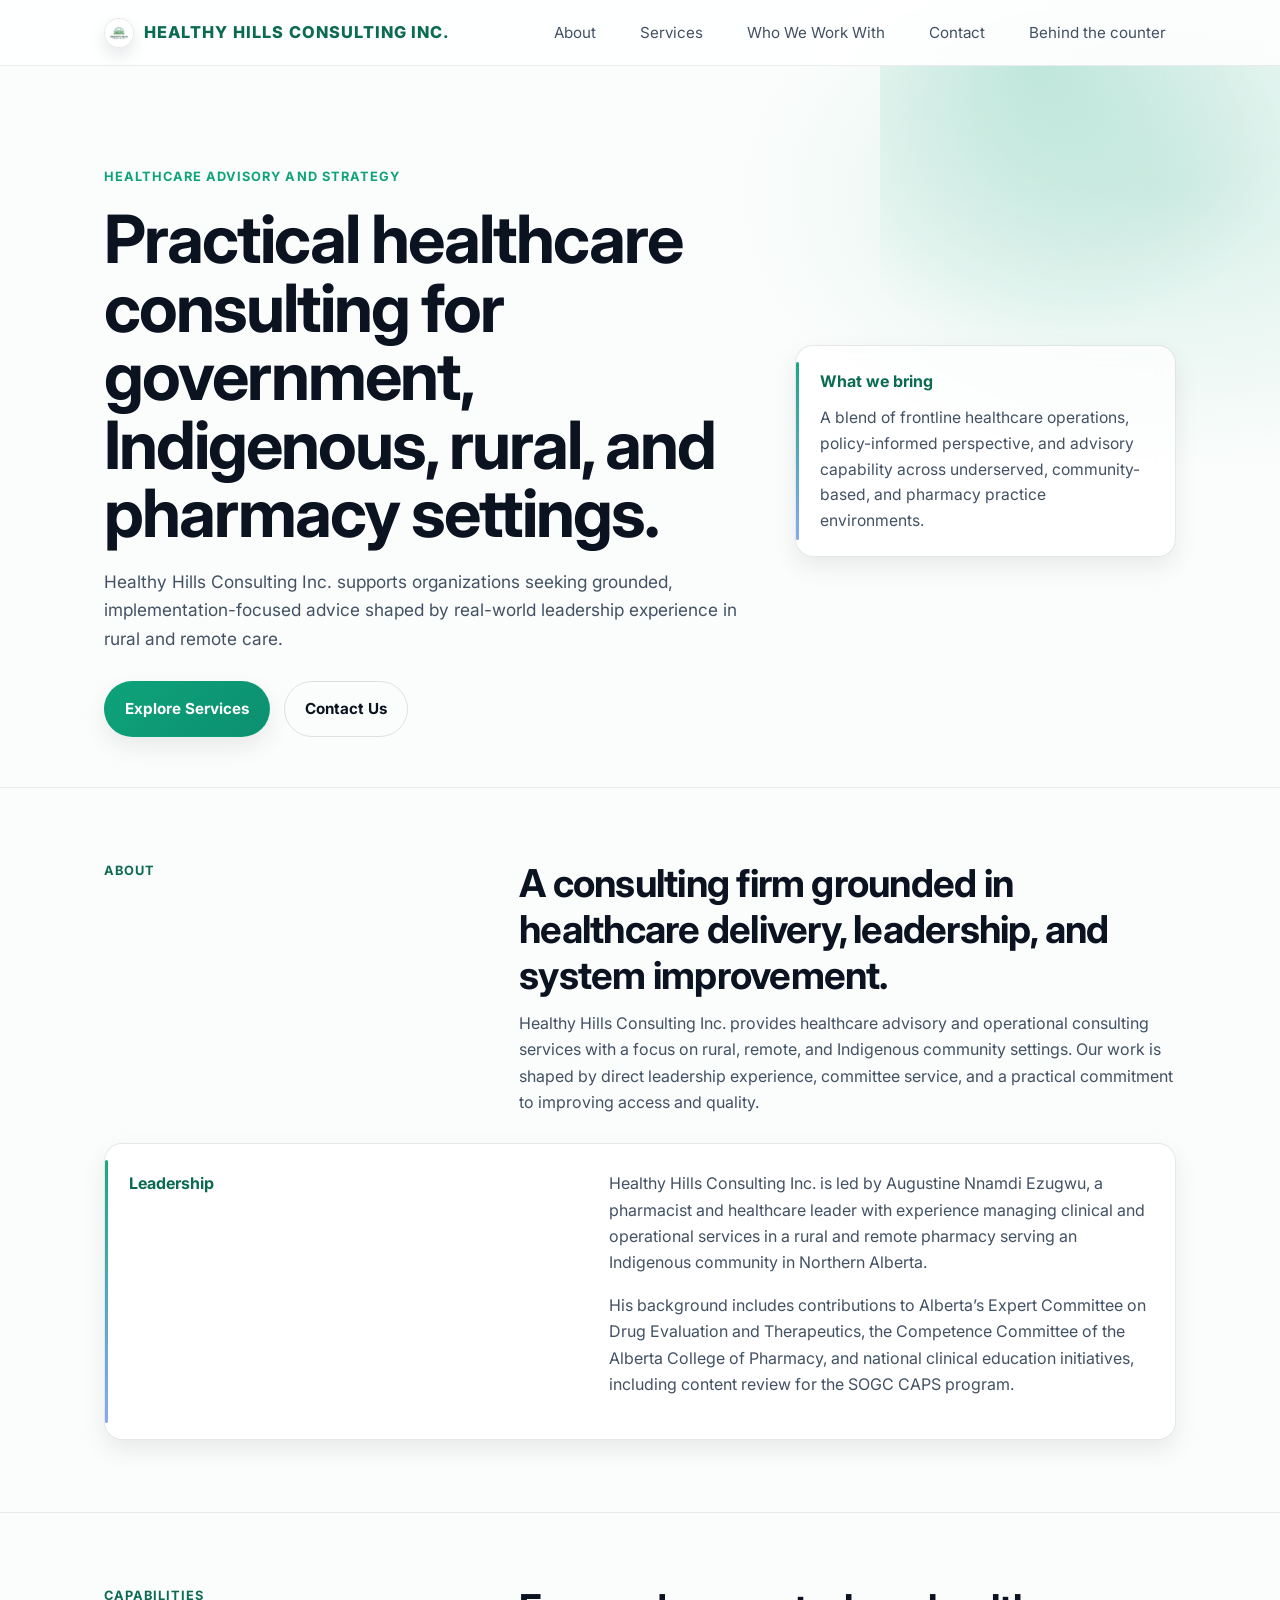
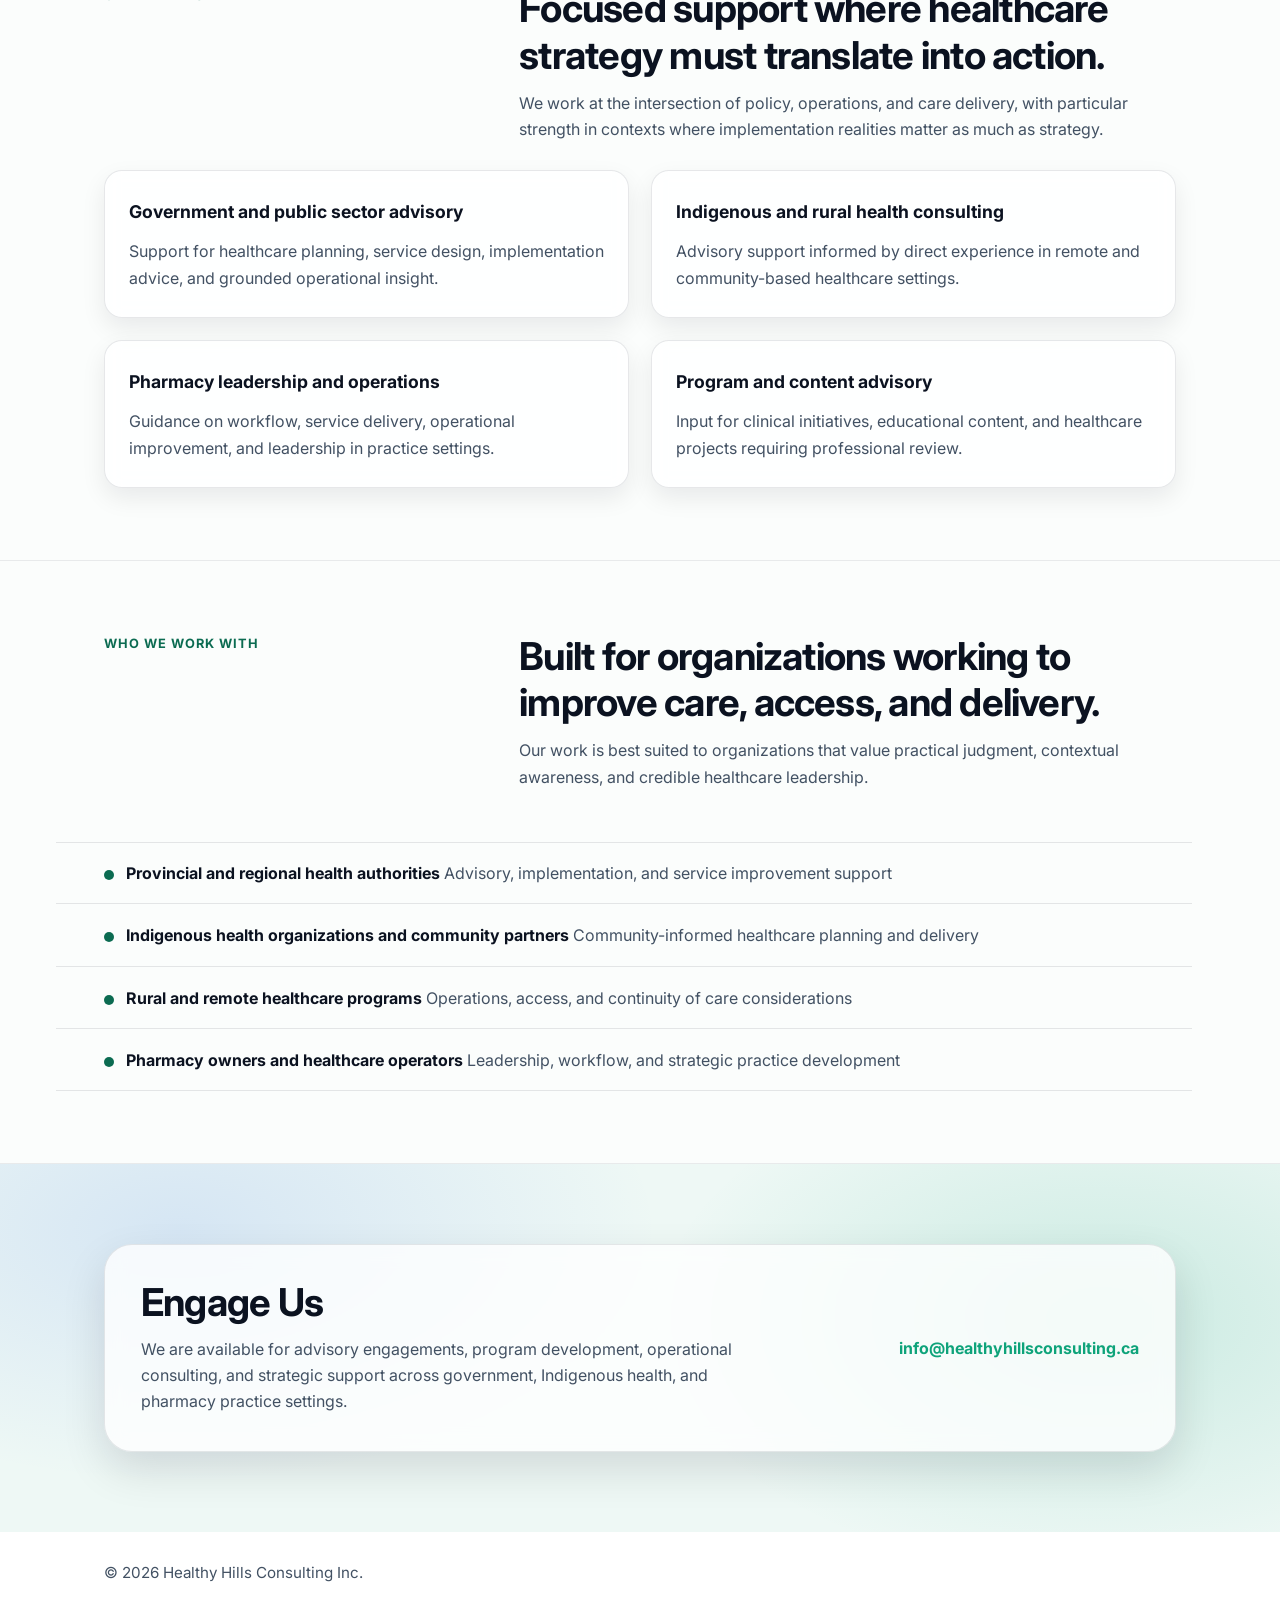
<file: index.html>
<!DOCTYPE html>
<html lang="en">
<head>
    <meta charset="UTF-8">
    <meta name="viewport" content="width=device-width, initial-scale=1.0">
	<title>HEALTHY HILLS CONSULTING INC.</title>
	<meta name="description" content="Healthy Hills Consulting Inc. provides practical healthcare advisory and operational consulting for government, Indigenous, rural, and pharmacy settings.">
	<link rel="icon" type="image/png" href="image.png">
	<link href="https://fonts.googleapis.com/css2?family=Inter:wght@400;600;700&display=swap" rel="stylesheet">
	<link rel="stylesheet" href="styles.css">
</head>
<body id="top" class="btc-mobile-header index-mobile-header">
    <a class="skip-link" href="#main">Skip to content</a>
    <header>
        <div class="header-inner">
            <a class="brand" href="#top" aria-label="Healthy Hills Consulting Inc. (Back to top)">
                <img class="brand-icon" src="image.png" alt="" aria-hidden="true">
                <span class="brand-name">HEALTHY HILLS CONSULTING&nbsp;INC.</span>
            </a>
            <nav aria-label="Primary navigation">
                <a href="#about">About</a>
                <a href="services.html">Services</a>
                <a href="#clients">Who We Work With</a>
                <a href="#contact">Contact</a>
                <a href="behind-the-counter.html">Behind the counter</a>
            </nav>
            <button class="mobile-menu-btn" type="button" data-menu-toggle aria-controls="mobile-menu"
                aria-expanded="false" aria-label="Open menu">
                <svg class="mobile-menu-icon" width="22" height="22" viewBox="0 0 24 24" aria-hidden="true"
                    focusable="false">
                    <path class="menu-icon-open" d="M4 6h16M4 12h16M4 18h16" fill="none" stroke="currentColor" stroke-width="2"
                        stroke-linecap="round" />
                    <path class="menu-icon-close" d="M6 6l12 12M18 6L6 18" fill="none" stroke="currentColor" stroke-width="2"
                        stroke-linecap="round" />
                </svg>
            </button>
        </div>
    </header>
    <div class="mobile-menu" id="mobile-menu" hidden>
        <div class="mobile-menu-overlay" data-menu-overlay></div>
        <div class="mobile-menu-sheet" role="dialog" aria-modal="true" aria-label="Menu">
            <div class="mobile-menu-bar">
                <a class="brand" href="#top" aria-label="Healthy Hills Consulting Inc. (Back to top)">
                    <img class="brand-icon" src="image.png" alt="" aria-hidden="true">
                    <span class="brand-name">HEALTHY HILLS CONSULTING&nbsp;INC.</span>
                </a>
                <button class="mobile-menu-close" type="button" data-menu-close aria-label="Close menu">
                    <svg class="mobile-menu-icon" width="22" height="22" viewBox="0 0 24 24" aria-hidden="true"
                        focusable="false">
                        <path d="M6 6l12 12M18 6L6 18" fill="none" stroke="currentColor" stroke-width="2"
                            stroke-linecap="round" />
                    </svg>
                </button>
            </div>
            <div class="mobile-menu-panel" aria-label="Menu links">
                <a class="mobile-menu-item" href="#about">About</a>
                <a class="mobile-menu-item" href="services.html">Services</a>
                <a class="mobile-menu-item mobile-menu-item-full" href="#clients">Who We Work With</a>
                <a class="mobile-menu-item mobile-menu-item-wide-label" href="#contact">Contact</a>
                <a class="mobile-menu-item mobile-menu-item-full" href="behind-the-counter.html">Behind the counter</a>
            </div>
        </div>
    </div>

<main id="main">
        <section class="hero">
            <div class="wrapper hero-grid">
                <div>
                    <div class="eyebrow">Healthcare advisory and strategy</div>
                    <h1>Practical healthcare consulting for government, Indigenous, rural, and pharmacy settings.</h1>
                    <p>
                        Healthy Hills Consulting Inc. supports organizations seeking grounded, implementation-focused
                        advice shaped by real-world leadership experience in rural and remote care.
                    </p>
                    <div class="hero-actions">
                        <a class="btn btn-primary" href="services.html">Explore Services</a>
                        <a class="btn btn-secondary" href="#contact">Contact Us</a>
                    </div>
                </div>

                <div class="hero-stack">
                    <div class="hero-panel" aria-label="What we bring">
                        <h3>What we bring</h3>
                        <p>
                            A blend of frontline healthcare operations, policy-informed perspective, and advisory capability
                            across underserved, community-based, and pharmacy practice environments.
                        </p>
                    </div>
                </div>
            </div>
        </section>

<section id="about" class="content-section">
    <div class="wrapper">
        <div class="section-head">
            <div class="section-kicker">About</div>
            <div>
                <h2 class="section-title">A consulting firm grounded in healthcare delivery, leadership, and system improvement.</h2>
                <p class="section-intro">
                    Healthy Hills Consulting Inc. provides healthcare advisory and operational consulting services
                    with a focus on rural, remote, and Indigenous community settings. Our work is shaped by direct
                    leadership experience, committee service, and a practical commitment to improving access and quality.
                </p>
            </div>
        </div>

        <div class="leadership-block">
            <div class="leadership-label">Leadership</div>
            <div class="leadership-copy">
                <p>
                    Healthy Hills Consulting Inc. is led by Augustine Nnamdi Ezugwu, a pharmacist and healthcare leader
                    with experience managing clinical and operational services in a rural and remote pharmacy
                    serving an Indigenous community in Northern Alberta.
                </p>
                <p>
                    His background includes contributions to Alberta’s Expert Committee on Drug Evaluation and Therapeutics,
                    the Competence Committee of the Alberta College of Pharmacy, and national clinical education initiatives,
                    including content review for the SOGC CAPS program.
                </p>
            </div>
        </div>
    </div>
</section>

<section id="focus" class="content-section">
    <div class="wrapper">
        <div class="section-head">
            <div class="section-kicker">Capabilities</div>
            <div>
                <h2 class="section-title">Focused support where healthcare strategy must translate into action.</h2>
                <p class="section-intro">
                    We work at the intersection of policy, operations, and care delivery, with particular strength in
                    contexts where implementation realities matter as much as strategy.
                </p>
            </div>
        </div>

        <div class="card-grid">
            <div class="card">
                <h3>Government and public sector advisory</h3>
                <p>Support for healthcare planning, service design, implementation advice, and grounded operational insight.</p>
            </div>
            <div class="card">
                <h3>Indigenous and rural health consulting</h3>
                <p>Advisory support informed by direct experience in remote and community-based healthcare settings.</p>
            </div>
            <div class="card">
                <h3>Pharmacy leadership and operations</h3>
                <p>Guidance on workflow, service delivery, operational improvement, and leadership in practice settings.</p>
            </div>
            <div class="card">
                <h3>Program and content advisory</h3>
                <p>Input for clinical initiatives, educational content, and healthcare projects requiring professional review.</p>
            </div>
        </div>
    </div>
</section>

<section id="clients" class="content-section">
    <div class="wrapper">
        <div class="section-head">
            <div class="section-kicker">Who we work with</div>
            <div>
                <h2 class="section-title">Built for organizations working to improve care, access, and delivery.</h2>
                <p class="section-intro">
                    Our work is best suited to organizations that value practical judgment, contextual awareness,
                    and credible healthcare leadership.
                </p>
            </div>
        </div>

        <div class="clients-layout">
            <ul class="clean-list">
                <li>Provincial and regional health authorities <span>Advisory, implementation, and service improvement support</span></li>
                <li>Indigenous health organizations and community partners <span>Community-informed healthcare planning and delivery</span></li>
                <li>Rural and remote healthcare programs <span>Operations, access, and continuity of care considerations</span></li>
                <li>Pharmacy owners and healthcare operators <span>Leadership, workflow, and strategic practice development</span></li>
            </ul>
        </div>
    </div>
</section>

<section class="cta" id="contact">
    <div class="wrapper">
        <div class="cta-box">
            <div>
                <h2>Engage Us</h2>
                <p>
                    We are available for advisory engagements, program development, operational consulting,
                    and strategic support across government, Indigenous health, and pharmacy practice settings.
                </p>
            </div>
            <div class="cta-contact">
                <a href="mailto:info@healthyhillsconsulting.com">info@healthyhillsconsulting.ca</a>
            </div>
        </div>
    </div>
</section>

<footer>
    <div class="footer-inner">
        © 2026 Healthy Hills Consulting Inc.
    </div>
</footer>
</main>
<script src="script.js"></script>
</body>
</html>
</file>
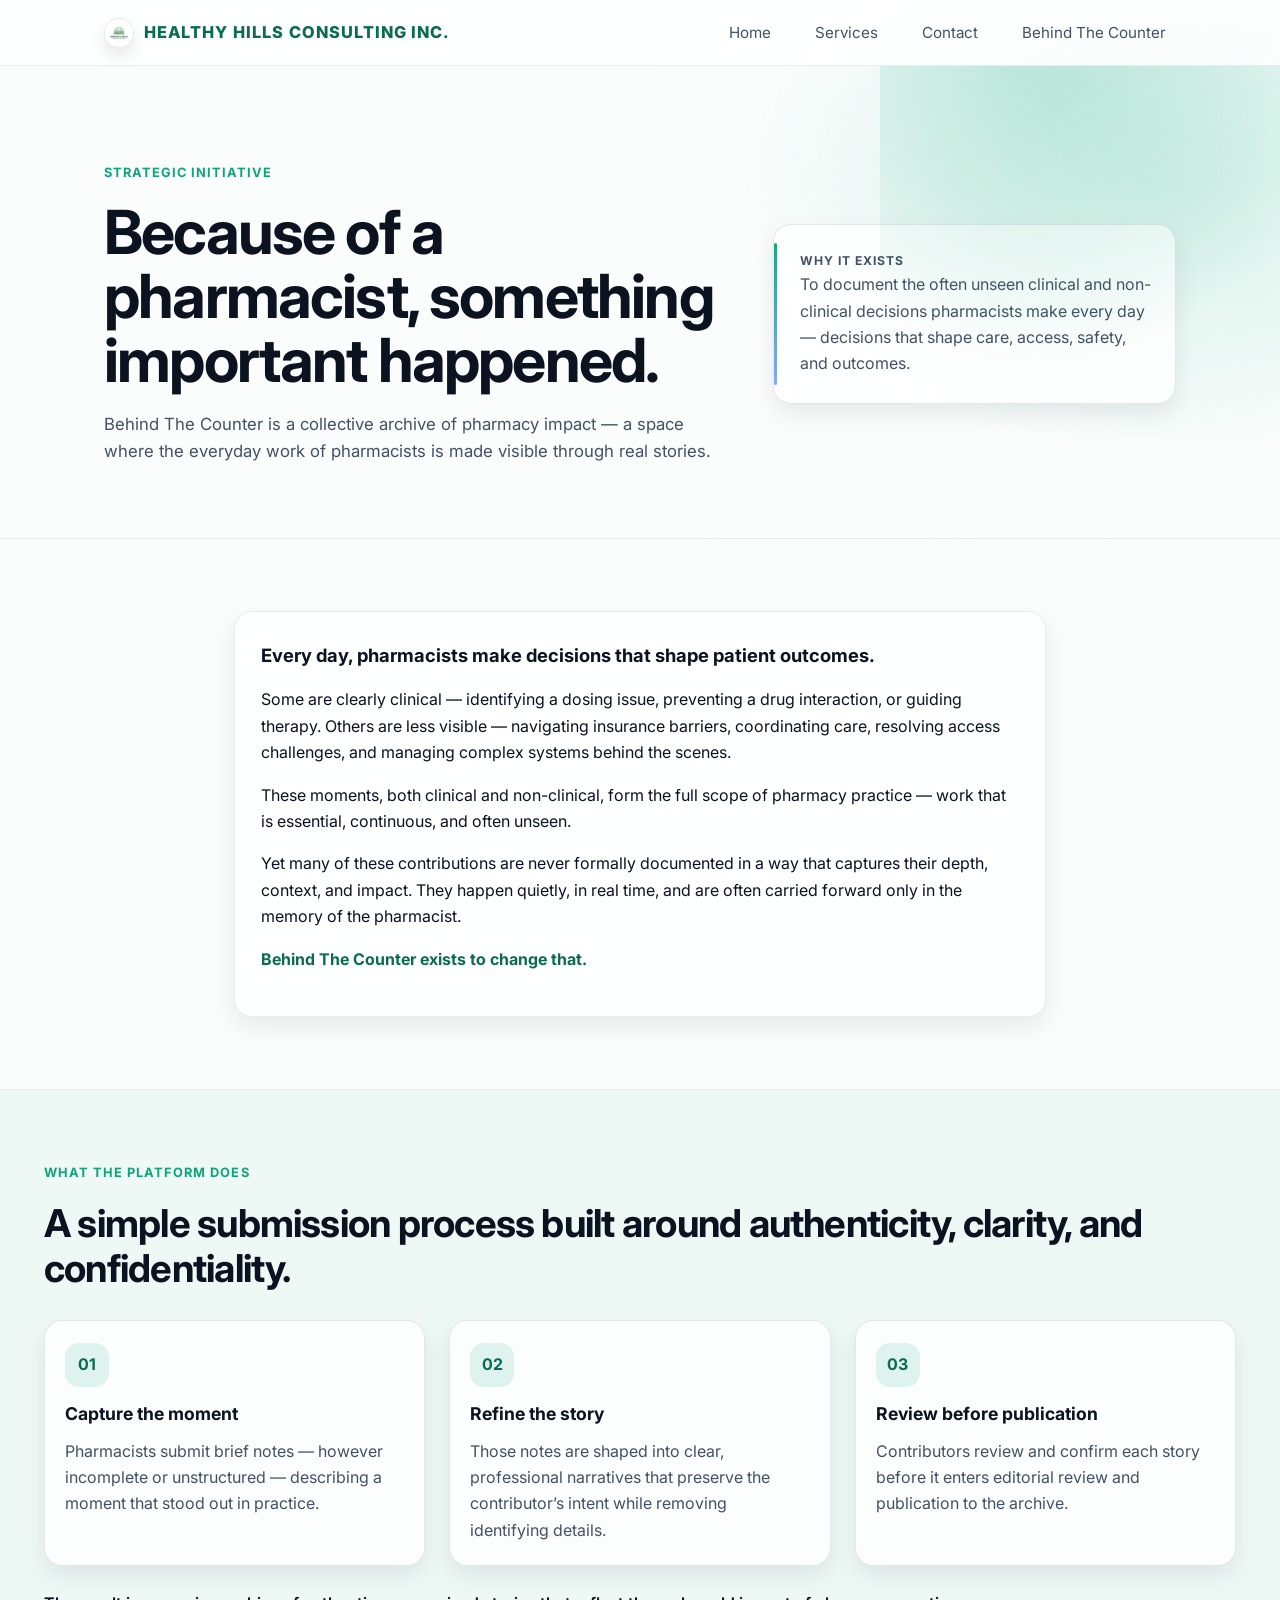
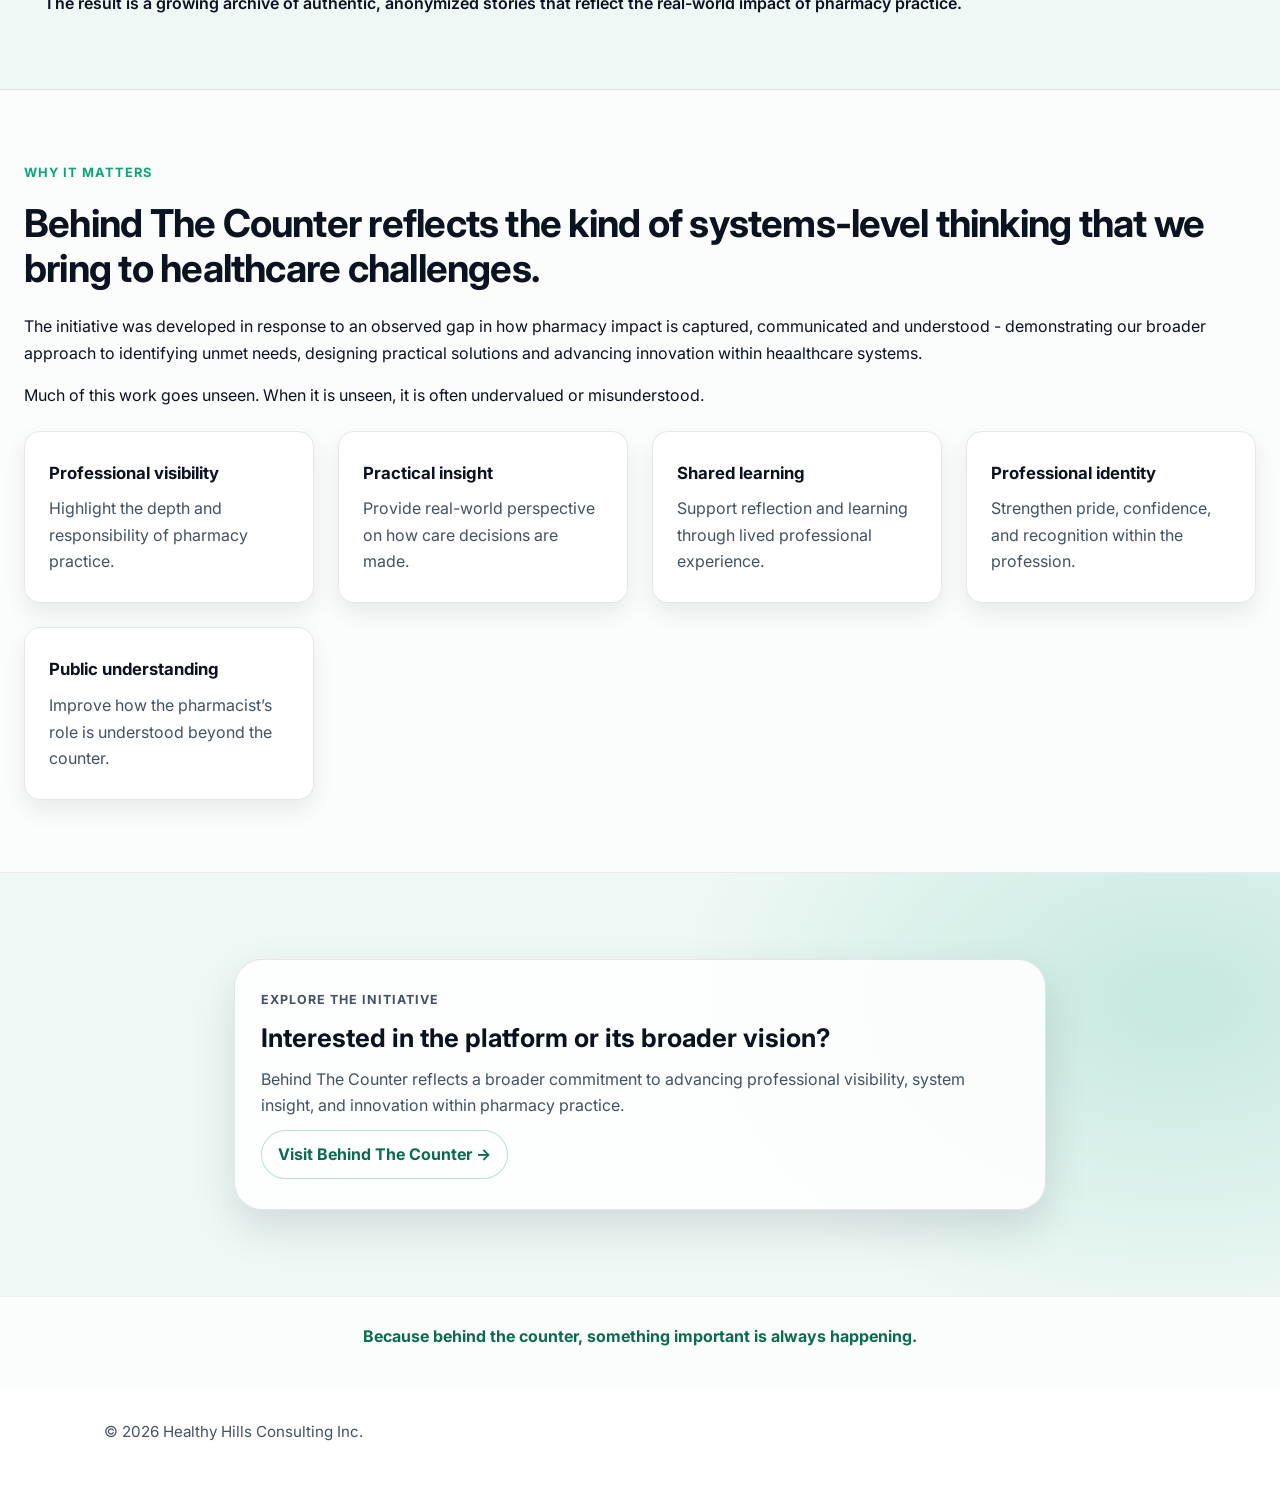
<file: behind-the-counter.html>
<!DOCTYPE html>
<html lang="en">

<head>
    <meta charset="UTF-8">
    <meta name="viewport" content="width=device-width, initial-scale=1.0">
    <title>Behind The Counter | Healthy Hills Consulting Inc.</title>
    <link rel="icon" type="image/png" href="image.png">
    <link href="https://fonts.googleapis.com/css2?family=Inter:wght@400;500;600;700&display=swap" rel="stylesheet">
    <link rel="stylesheet" href="styles.css">
</head>

<body class="btc-mobile-header index-mobile-header">

    <header>
        <div class="header-inner">
            <a class="brand" href="index.html#top" aria-label="Healthy Hills Consulting Inc. (Homepage)">
                <img class="brand-icon" src="image.png" alt="" aria-hidden="true">
                <span class="brand-name">HEALTHY HILLS CONSULTING&nbsp;INC.</span>
            </a>
            <nav>
                <a href="index.html">Home</a>
                <a href="services.html">Services</a>
                <a href="index.html#contact">Contact</a>
                <a href="https://behindthecounter.ca" class="active">Behind The Counter</a>
            </nav>
            <button class="mobile-menu-btn" type="button" data-menu-toggle aria-controls="mobile-menu"
                aria-expanded="false" aria-label="Open menu">
                <svg class="mobile-menu-icon" width="22" height="22" viewBox="0 0 24 24" aria-hidden="true"
                    focusable="false">
                    <path class="menu-icon-open" d="M4 6h16M4 12h16M4 18h16" fill="none" stroke="currentColor" stroke-width="2"
                        stroke-linecap="round" />
                    <path class="menu-icon-close" d="M6 6l12 12M18 6L6 18" fill="none" stroke="currentColor" stroke-width="2"
                        stroke-linecap="round" />
                </svg>
            </button>
        </div>
    </header>

    <div class="mobile-menu" id="mobile-menu" hidden>
        <div class="mobile-menu-overlay" data-menu-overlay></div>
        <div class="mobile-menu-sheet" role="dialog" aria-modal="true" aria-label="Menu">
            <div class="mobile-menu-bar">
                <a class="brand" href="index.html#top" aria-label="Healthy Hills Consulting Inc. (Homepage)">
                    <img class="brand-icon" src="image.png" alt="" aria-hidden="true">
                    <span class="brand-name">HEALTHY HILLS CONSULTING&nbsp;INC.</span>
                </a>
                <button class="mobile-menu-close" type="button" data-menu-close aria-label="Close menu">
                    <svg class="mobile-menu-icon" width="22" height="22" viewBox="0 0 24 24" aria-hidden="true"
                        focusable="false">
                        <path d="M6 6l12 12M18 6L6 18" fill="none" stroke="currentColor" stroke-width="2"
                            stroke-linecap="round" />
                    </svg>
                </button>
            </div>
            <div class="mobile-menu-panel" aria-label="Menu links">
                <a class="mobile-menu-item" href="index.html">Home</a>
                <a class="mobile-menu-item" href="services.html">Services</a>
                <a class="mobile-menu-item mobile-menu-item-wide-label" href="index.html#contact">Contact</a>
                <a class="mobile-menu-item mobile-menu-item-full" href="https://behindthecounter.ca">Behind The Counter</a>
            </div>
        </div>
    </div>

    <section class="btc-hero">
        <div class="wrapper btc-hero-grid">
            <div>
                <p class="eyebrow">Strategic Initiative</p>
                <h1>Because of a pharmacist, something important happened.</h1>
                <p class="btc-hero-subtext">
                    Behind The Counter is a collective archive of pharmacy impact — a space where the everyday work of
                    pharmacists is made visible through real stories.
                </p>
            </div>

            <div class="btc-hero-panel">
                <p class="btc-panel-label">Why it exists</p>
                <p>
                    To document the often unseen clinical and non-clinical decisions pharmacists make every day —
                    decisions that shape care, access, safety, and outcomes.
                </p>
            </div>
        </div>
    </section>

    <section class="content-section">
        <div class="wrapper narrow">
            <div class="btc-intro-block">
                <p class="btc-lead">
                    Every day, pharmacists make decisions that shape patient outcomes.
                </p>
                <p>
                    Some are clearly clinical — identifying a dosing issue, preventing a drug interaction, or guiding
                    therapy. Others are less visible — navigating insurance barriers, coordinating care, resolving
                    access challenges, and managing complex systems behind the scenes.
                </p>
                <p>
                    These moments, both clinical and non-clinical, form the full scope of pharmacy practice — work that
                    is essential, continuous, and often unseen.
                </p>
                <p>
                    Yet many of these contributions are never formally documented in a way that captures their depth,
                    context, and impact. They happen quietly, in real time, and are often carried forward only in the
                    memory of the pharmacist.
                </p>
                <p class="btc-emphasis">
                    Behind The Counter exists to change that.
                </p>
            </div>
        </div>
    </section>

    <section class="content-section btc-band">
        <div class="wrapper narrow">
            <div class="section-head-simple">
                <p class="eyebrow">What the platform does</p>
                <h2>A simple submission process built around authenticity, clarity, and confidentiality.</h2>
            </div>

            <div class="btc-steps">
                <div class="btc-step">
                    <span class="btc-step-number">01</span>
                    <h3>Capture the moment</h3>
                    <p>
                        Pharmacists submit brief notes — however incomplete or unstructured — describing a moment that
                        stood out in practice.
                    </p>
                </div>

                <div class="btc-step">
                    <span class="btc-step-number">02</span>
                    <h3>Refine the story</h3>
                    <p>
                        Those notes are shaped into clear, professional narratives that preserve the contributor’s
                        intent while removing identifying details.
                    </p>
                </div>

                <div class="btc-step">
                    <span class="btc-step-number">03</span>
                    <h3>Review before publication</h3>
                    <p>
                        Contributors review and confirm each story before it enters editorial review and publication to
                        the archive.
                    </p>
                </div>
            </div>

            <p class="btc-result">
                The result is a growing archive of authentic, anonymized stories that reflect the real-world impact of
                pharmacy practice.
            </p>
        </div>
    </section>

    <section class="content-section btc-why-section">
        <div class="wrapper narrow">
            <div class="section-head-simple">
                <p class="eyebrow">Why it matters</p>
                <h2>Behind The Counter reflects the kind of systems-level thinking that we bring to healthcare
                    challenges.</h2>
            </div>

            <p>
                The initiative was developed in response to an observed gap in how pharmacy impact is captured,
                communicated and understood - demonstrating our broader approach to identifying unmet needs, designing
                practical solutions and advancing innovation within heaalthcare systems.
            </p>

            <p>
                Much of this work goes unseen. When it is unseen, it is often undervalued or misunderstood.
            </p>

            <div class="btc-card-grid">
                <div class="btc-card">
                    <h3>Professional visibility</h3>
                    <p>Highlight the depth and responsibility of pharmacy practice.</p>
                </div>

                <div class="btc-card">
                    <h3>Practical insight</h3>
                    <p>Provide real-world perspective on how care decisions are made.</p>
                </div>

                <div class="btc-card">
                    <h3>Shared learning</h3>
                    <p>Support reflection and learning through lived professional experience.</p>
                </div>

                <div class="btc-card">
                    <h3>Professional identity</h3>
                    <p>Strengthen pride, confidence, and recognition within the profession.</p>
                </div>

                <div class="btc-card">
                    <h3>Public understanding</h3>
                    <p>Improve how the pharmacist’s role is understood beyond the counter.</p>
                </div>
            </div>
        </div>
    </section>

    <section class="btc-cta-section">
        <div class="wrapper narrow">
            <div class="btc-cta-box">
                <p class="btc-cta-label">Explore the Initiative</p>
                <h3>Interested in the platform or its broader vision?</h3>
                <p>
                    Behind The Counter reflects a broader commitment to advancing professional visibility, system
                    insight, and innovation within pharmacy practice.
                </p>
                <a href="https://behindthecounter.ca" class="btc-cta-link" target="_blank" rel="noopener">
                    Visit Behind The Counter →
                </a>
            </div>
        </div>
    </section>

    <section class="btc-closing-band">
        <div class="wrapper narrow">
            <p class="btc-closing-line">
                Because behind the counter, something important is always happening.
            </p>
        </div>
    </section>

    <footer>
        <div class="footer-inner">
            © 2026 Healthy Hills Consulting Inc.
        </div>
    </footer>

    <script src="script.js"></script>
</body> 
</html>
</file>
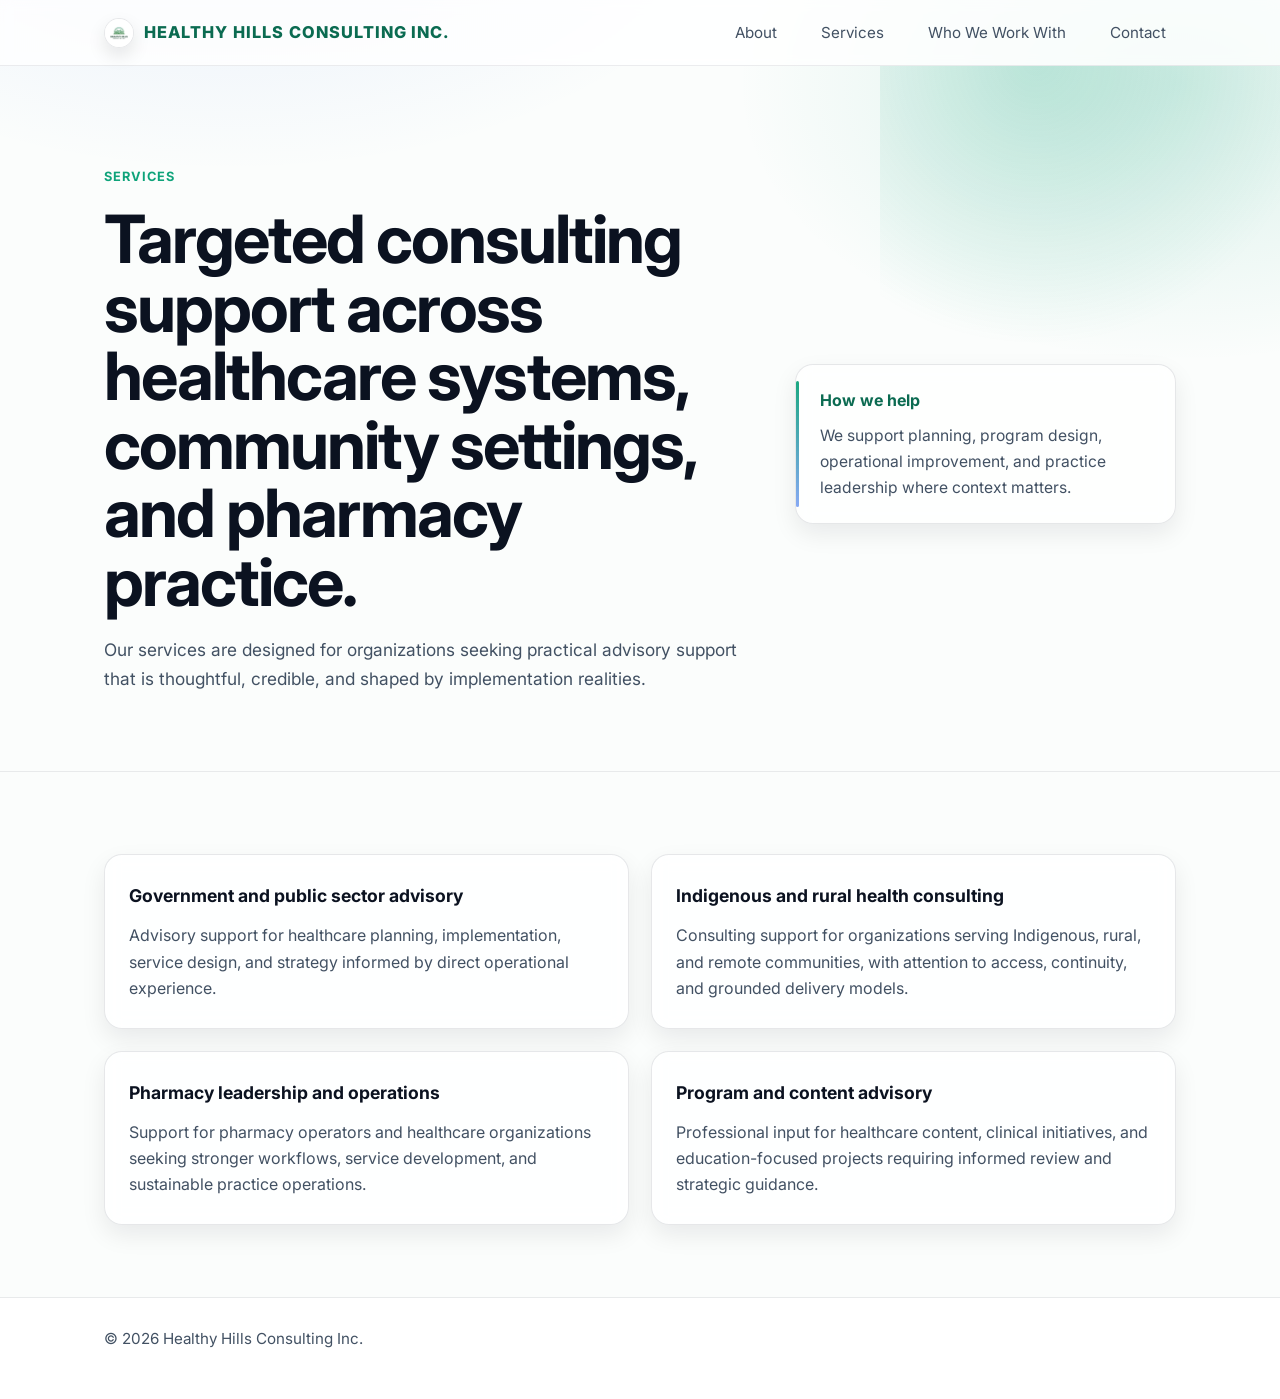
<file: services.html>
<!DOCTYPE html>
<html lang="en">
<head>
    <meta charset="UTF-8">
    <meta name="viewport" content="width=device-width, initial-scale=1.0">
    <title>Services - Healthy Hills Consulting Inc.</title>
    <meta name="description" content="Healthcare advisory and operational consulting services for government, Indigenous, rural, and pharmacy settings.">
    <link rel="icon" type="image/png" href="image.png">
    <link href="https://fonts.googleapis.com/css2?family=Inter:wght@400;600;700&display=swap" rel="stylesheet">
    <link rel="stylesheet" href="styles.css">
</head>
<body class="index-mobile-header services-mobile-header">
    <a class="skip-link" href="#main">Skip to content</a>
    <header>
        <div class="header-inner">
            <a class="brand" href="index.html#top" aria-label="Healthy Hills Consulting Inc. (Homepage)">
                <img class="brand-icon" src="image.png" alt="" aria-hidden="true">
                <span class="brand-name">HEALTHY HILLS CONSULTING&nbsp;INC.</span>
            </a>
            <nav aria-label="Primary navigation">
                <a href="index.html#about">About</a>
                <a href="services.html">Services</a>
                <a href="index.html#clients">Who We Work With</a>
                <a class="services-contact-tab" href="index.html#contact">Contact</a>
            </nav>
            <button class="mobile-menu-btn" type="button" data-menu-toggle aria-controls="mobile-menu"
                aria-expanded="false" aria-label="Open menu">
                <svg class="mobile-menu-icon" width="22" height="22" viewBox="0 0 24 24" aria-hidden="true"
                    focusable="false">
                    <path class="menu-icon-open" d="M4 6h16M4 12h16M4 18h16" fill="none" stroke="currentColor" stroke-width="2"
                        stroke-linecap="round" />
                    <path class="menu-icon-close" d="M6 6l12 12M18 6L6 18" fill="none" stroke="currentColor" stroke-width="2"
                        stroke-linecap="round" />
                </svg>
            </button>
        </div>
    </header>

    <div class="mobile-menu" id="mobile-menu" hidden>
        <div class="mobile-menu-overlay" data-menu-overlay></div>
        <div class="mobile-menu-sheet" role="dialog" aria-modal="true" aria-label="Menu">
            <div class="mobile-menu-bar">
                <a class="brand" href="index.html#top" aria-label="Healthy Hills Consulting Inc. (Homepage)">
                    <img class="brand-icon" src="image.png" alt="" aria-hidden="true">
                    <span class="brand-name">HEALTHY HILLS CONSULTING&nbsp;INC.</span>
                </a>
                <button class="mobile-menu-close" type="button" data-menu-close aria-label="Close menu">
                    <svg class="mobile-menu-icon" width="22" height="22" viewBox="0 0 24 24" aria-hidden="true" focusable="false">
                        <path d="M6 6l12 12M18 6L6 18" fill="none" stroke="currentColor" stroke-width="2" stroke-linecap="round"/>
                    </svg>
                </button>
            </div>
            <div class="mobile-menu-panel" aria-label="Menu links">
                <a class="mobile-menu-item" href="index.html#about">About</a>
                <a class="mobile-menu-item" href="services.html">Services</a>
                <a class="mobile-menu-item" href="index.html#clients">Who We Work With</a>
                <a class="mobile-menu-item" href="index.html#contact">Contact</a>
                <a class="mobile-menu-item" href="behind-the-counter.html">Behind the counter</a>
            </div>
        </div>
    </div>

    <main id="main">
        <section class="hero">
            <div class="wrapper hero-grid">
                <div>
                    <div class="eyebrow">Services</div>
                    <h1>Targeted consulting support across healthcare systems, community settings, and pharmacy practice.</h1>
                    <p>
                        Our services are designed for organizations seeking practical advisory support that is thoughtful,
                        credible, and shaped by implementation realities.
                    </p>
                </div>

                <div class="hero-panel" aria-label="How we help">
                    <h3>How we help</h3>
                    <p>
                        We support planning, program design, operational improvement, and practice leadership where context matters.
                    </p>
                </div>
            </div>
        </section>

        <section class="content-section">
            <div class="wrapper">
                <div class="card-grid">
                    <div class="card">
                        <h3>Government and public sector advisory</h3>
                        <p>
                            Advisory support for healthcare planning, implementation, service design, and strategy informed
                            by direct operational experience.
                        </p>
                    </div>
                    <div class="card">
                        <h3>Indigenous and rural health consulting</h3>
                        <p>
                            Consulting support for organizations serving Indigenous, rural, and remote communities,
                            with attention to access, continuity, and grounded delivery models.
                        </p>
                    </div>
                    <div class="card">
                        <h3>Pharmacy leadership and operations</h3>
                        <p>
                            Support for pharmacy operators and healthcare organizations seeking stronger workflows,
                            service development, and sustainable practice operations.
                        </p>
                    </div>
                    <div class="card">
                        <h3>Program and content advisory</h3>
                        <p>
                            Professional input for healthcare content, clinical initiatives, and education-focused projects
                            requiring informed review and strategic guidance.
                        </p>
                    </div>
                </div>
            </div>
        </section>

        <footer>
            <div class="footer-inner">
                © 2026 Healthy Hills Consulting Inc.
            </div>
        </footer>
    </main>
    <script src="script.js"></script>
</body>
</html>
</file>
<file: styles.css>
:root {
    --green: #0ea37a;
    --green-dark: #0b6b51;
    --blue: #2563eb;
    --text: #0b1220;
    --muted: #425163;
    --line: rgba(15, 23, 42, 0.10);
    --bg-soft: rgba(14, 163, 122, 0.06);
    --white: #ffffff;
    --shadow-sm: 0 10px 24px rgba(2, 6, 23, 0.08);
    --shadow-md: 0 18px 44px rgba(2, 6, 23, 0.12);
    --radius-sm: 12px;
    --radius: 18px;
    --radius-lg: 28px;
    --max: 1120px;
}

* {
    box-sizing: border-box;
}

html {
    scroll-behavior: smooth;
}

body {
    margin: 0;
    font-family: 'Inter', Arial, sans-serif;
    color: var(--text);
     background:
         radial-gradient(900px 520px at 18% -10%, rgba(37, 99, 235, 0.10), transparent 60%),
        radial-gradient(760px 480px at 92% 6%, rgba(14, 163, 122, 0.14), transparent 58%),
          #fbfdfc;  
    line-height: 1.65;
}


p {
    margin-top: 0;
    margin-bottom: 1rem;
}

a {
    color: inherit;
    text-decoration: none;
}

a:focus-visible {
    outline: 2px solid rgba(14, 163, 122, 0.65);
    outline-offset: 3px;
    border-radius: 8px;
}

.sr-only {
    position: absolute;
    width: 1px;
    height: 1px;
    padding: 0;
    margin: -1px;
    overflow: hidden;
    clip: rect(0, 0, 0, 0);
    white-space: nowrap;
    border: 0;
}

.skip-link {
    position: absolute;
    left: 16px;
    top: 12px;
    padding: 10px 12px;
    background: var(--white);
    border: 1px solid var(--line);
    border-radius: 999px;
    box-shadow: var(--shadow-sm);
    transform: translateY(-200%);
    transition: transform 0.2s ease;
    z-index: 2000;
}

.skip-link:focus {
    transform: translateY(0);
}

img {
    max-width: 100%;
    display: block;
}

.wrapper {
    max-width: var(--max);
    margin: 0 auto;
    padding: 0 24px;
}

/* Header */
header {
    position: sticky;
    top: 0;
    z-index: 1000;
    background: rgba(255, 255, 255, 0.78);
    border-bottom: 1px solid rgba(15, 23, 42, 0.08);
    backdrop-filter: blur(6px);
}

.header-inner {
    max-width: var(--max);
    margin: 0 auto;
    padding: 12px 24px;
    display: flex;
    justify-content: space-between;
    align-items: center;
    gap: 24px;
}

.brand {
    display: inline-flex;
    align-items: center;
    gap: 10px;
    font-size: 1.02rem;
    font-weight: 800;
    letter-spacing: 0.06em;
    color: var(--green-dark);
    max-width: min(520px, 64vw);
    cursor: pointer;
}

.brand-icon {
    width: 30px;
    height: 30px;
    max-width: 30px;
    max-height: 30px;
    border-radius: 999px;
    object-fit: cover;
    display: block;
    border: 1px solid rgba(15, 23, 42, 0.10);
    background: rgba(255, 255, 255, 0.78);
    box-shadow: 0 8px 18px rgba(2, 6, 23, 0.10);
    flex: 0 0 auto;
}

.brand-name {
    line-height: 1.1;
    white-space: normal;
    overflow-wrap: anywhere;
}

nav {
    display: flex;
    gap: 24px;
    flex-wrap: wrap;
}

nav a {
    font-size: 0.95rem;
    color: var(--muted);
    padding: 8px 10px;
    border-radius: 999px;
    transition: 0.18s ease;
}

nav a:hover {
    color: var(--text);
    background: rgba(14, 163, 122, 0.08);
}

.mobile-menu-btn {
    display: none;
    align-items: center;
    justify-content: center;
    width: 42px;
    height: 42px;
    border-radius: 999px;
    border: 1px solid rgba(15, 23, 42, 0.10);
    background: rgba(255, 255, 255, 0.72);
    color: var(--text);
    box-shadow: 0 10px 24px rgba(2, 6, 23, 0.10);
    cursor: pointer;
    flex: 0 0 auto;
}

.mobile-menu-btn:hover {
    background: rgba(255, 255, 255, 0.88);
}

.mobile-menu-icon {
    display: block;
}

.mobile-menu-btn .menu-icon-close {
    display: none;
}

.mobile-menu-btn[aria-expanded="true"] .menu-icon-open {
    display: none;
}

.mobile-menu-btn[aria-expanded="true"] .menu-icon-close {
    display: block;
}

body.menu-open {
    overflow: hidden;
}

.mobile-menu {
    position: fixed;
    inset: 0;
    z-index: 2500;
    display: none;
}

.mobile-menu:not([hidden]) {
    display: block;
}

.mobile-menu-overlay {
    position: absolute;
    inset: 0;
    background: rgba(7, 11, 18, 0.32);
}

.mobile-menu-sheet {
    position: relative;
    max-width: 560px;
    margin: 0 auto;
    padding: calc(10px + env(safe-area-inset-top)) 16px 18px;
}

.mobile-menu-bar {
    display: flex;
    align-items: center;
    justify-content: space-between;
    gap: 12px;
    padding: 12px 14px;
    border-radius: var(--radius);
    border: 1px solid rgba(15, 23, 42, 0.10);
    background: rgba(255, 255, 255, 0.78);
    box-shadow: var(--shadow-sm);
}

.mobile-menu-bar .brand {
    max-width: min(420px, 70vw);
}

.mobile-menu-close {
    display: inline-flex;
    align-items: center;
    justify-content: center;
    width: 42px;
    height: 42px;
    border-radius: 999px;
    border: 1px solid rgba(15, 23, 42, 0.10);
    background: rgba(255, 255, 255, 0.72);
    color: var(--text);
    cursor: pointer;
    flex: 0 0 auto;
}

.mobile-menu-close:hover {
    background: rgba(255, 255, 255, 0.88);
}

.mobile-menu-panel {
    margin-top: 14px;
    padding: 14px;
    border-radius: var(--radius);
    border: 1px solid rgba(15, 23, 42, 0.10);
    background: rgba(255, 255, 255, 0.72);
    box-shadow: var(--shadow-sm);
    display: grid;
    grid-template-columns: repeat(2, minmax(0, 1fr));
    gap: 12px;
}

.mobile-menu-item {
    display: grid;
    place-items: center;
    padding: 14px 12px;
    border-radius: 16px;
    border: 1px solid rgba(15, 23, 42, 0.10);
    background: rgba(255, 255, 255, 0.78);
    color: var(--text);
    font-weight: 700;
    text-align: center;
    transition: transform 0.18s ease, background 0.18s ease;
}

.mobile-menu-item:hover {
    background: rgba(255, 255, 255, 0.92);
    transform: translateY(-1px);
}

/* Hero */
.hero {
    padding: 100px 0 50px;
    border-bottom: 1px solid rgba(15, 23, 42, 0.08);
    position: relative;
    overflow: hidden;
}

.hero::before {
    content: "";
    position: absolute;
    inset: -160px -120px auto auto;
    width: 520px;
    height: 520px;
    background: radial-gradient(circle at 30% 30%, rgba(14, 163, 122, 0.20), transparent 55%);
    filter: blur(0.5px);
    pointer-events: none;
}

.hero-grid {
    display: grid;
    grid-template-columns: 1.5fr 0.9fr;
    gap: 56px;
    align-items: center;
}

.eyebrow {
    font-size: 0.8rem;
    font-weight: 700;
    letter-spacing: 0.08em;
    text-transform: uppercase;
    color: var(--green);
    margin-bottom: 18px;
}

.hero h1 {
    margin: 0 0 20px;
    font-size: clamp(2.35rem, 5.2vw, 4.6rem);
    line-height: 1.03;
    letter-spacing: -0.03em;
    color: var(--text);
    max-width: 820px;
}

.hero p {
    margin: 0 0 28px;
    font-size: 1.08rem;
    color: var(--muted);
    max-width: 700px;
    font-weight: 400;
}

.hero-actions {
    display: flex;
    gap: 14px;
    flex-wrap: wrap;
}

.btn {
    display: inline-block;
    padding: 14px 20px;
    border-radius: 999px;
    font-weight: 700;
    font-size: 0.95rem;
    border: 1px solid rgba(14, 163, 122, 0.35);
    transition: 0.2s ease;
}

.btn-primary {
    background: linear-gradient(135deg, var(--green), #0c8f70);
    color: var(--white);
    box-shadow: var(--shadow-sm);
}

.btn-primary:hover {
    background: linear-gradient(135deg, var(--green-dark), #08694f);
    border-color: rgba(11, 107, 81, 0.55);
    transform: translateY(-1px);
}

.btn-secondary {
    background: transparent;
    color: var(--text);
    border-color: rgba(15, 23, 42, 0.12);
}

.btn-secondary:hover {
    background: rgba(255, 255, 255, 0.7);
    transform: translateY(-1px);
}

.hero-panel {
    position: relative;
    padding: 22px 22px 22px 24px;
    border-radius: var(--radius);
    border: 1px solid rgba(15, 23, 42, 0.10);
    background: rgba(255, 255, 255, 0.72);
    box-shadow: var(--shadow-sm);
    backdrop-filter: blur(8px);
}

.services-hero-mark {
    margin-top: 18px;
    display: grid;
    place-items: center;
    width: 100%;
    min-height: 240px;
    border-radius: 22px;
    background: linear-gradient(145deg, rgba(14, 163, 122, 0.18), rgba(37, 99, 235, 0.12));
    box-shadow: var(--shadow-md);
    position: relative;
    overflow: hidden;
}

.services-hero-mark::before {
    content: "";
    position: absolute;
    inset: 12% 12% auto auto;
    width: 180px;
    height: 180px;
    border-radius: 999px;
    background: radial-gradient(circle, rgba(14, 163, 122, 0.28), transparent 70%);
    filter: blur(6px);
}

.services-hero-mark img {
    width: 100%;
    height: 100%;
    object-fit: cover;
    z-index: 1;
}

.hero-stack {
    display: grid;
    gap: 18px;
}

.hero-media {
    position: relative;
    border-radius: 22px;
    overflow: hidden;
    border: 1px solid rgba(15, 23, 42, 0.08);
    background: linear-gradient(145deg, rgba(14, 163, 122, 0.18), rgba(37, 99, 235, 0.12));
    box-shadow: var(--shadow-md);
    min-height: 240px;
    display: grid;
    place-items: center;
}

.hero-image {
    width: 100%;
    height: 100%;
    object-fit: cover;
    opacity: 0.92;
    transform: scale(1.02);
}

.hero-media-glow {
    position: absolute;
    inset: 12% 12% auto auto;
    width: 180px;
    height: 180px;
    background: radial-gradient(circle, rgba(14, 163, 122, 0.35), transparent 70%);
    filter: blur(6px);
    pointer-events: none;
}

.hero-media-pill {
    position: absolute;
    left: 16px;
    bottom: 16px;
    padding: 8px 12px;
    border-radius: 999px;
    background: rgba(255, 255, 255, 0.85);
    border: 1px solid rgba(15, 23, 42, 0.1);
    color: var(--text);
    font-weight: 700;
    font-size: 0.85rem;
    box-shadow: var(--shadow-sm);
}

.hero-panel::before {
    content: "";
    position: absolute;
    left: 0;
    top: 16px;
    bottom: 16px;
    width: 3px;
    background: linear-gradient(180deg, rgba(14, 163, 122, 0.95), rgba(37, 99, 235, 0.55));
    border-radius: 999px;
}

.hero-panel h3 {
    margin: 0 0 10px;
    font-size: 1rem;
    color: var(--green-dark);
}

.hero-panel p {
    margin: 0;
    font-size: 0.98rem;
    color: var(--muted);
}

.trust-row {
    display: flex;
    gap: 10px;
    flex-wrap: wrap;
    margin-top: 18px;
}

.pill {
    display: inline-flex;
    align-items: center;
    padding: 8px 12px;
    border-radius: 999px;
    border: 1px solid rgba(15, 23, 42, 0.10);
    background: rgba(255, 255, 255, 0.70);
    color: var(--muted);
    font-size: 0.9rem;
    box-shadow: 0 1px 0 rgba(2, 6, 23, 0.03);
}

/* Sections */
section.content-section {
    padding: 72px 0;
    border-bottom: 1px solid rgba(15, 23, 42, 0.08);
}

.section-head {
    display: grid;
    grid-template-columns: 0.8fr 1.4fr;
    gap: 40px;
    margin-bottom: 28px;
}

.section-kicker {
    font-size: 0.8rem;
    font-weight: 700;
    letter-spacing: 0.08em;
    text-transform: uppercase;
    display: inline-block;
    background-image: linear-gradient(
        110deg,
        var(--green-dark) 0%,
        var(--green-dark) 42%,
        rgba(255, 255, 255, 0.92) 50%,
        var(--green-dark) 58%,
        var(--green-dark) 100%
    );
    background-size: 260% 100%;
    background-position: 120% 0;
    -webkit-background-clip: text;
    background-clip: text;
    color: transparent;
    /* animation: kicker-shimmer 4s infinite; */
}

@keyframes kicker-shimmer {
    0% {
        background-position: 120% 0;
    }
    30% {
        background-position: -120% 0;
    }
    100% {
        background-position: -120% 0;
    }
}

.section-title {
    margin: 0 0 12px;
    font-size: clamp(1.7rem, 3vw, 2.5rem);
    line-height: 1.20;
    letter-spacing: -0.02em;
}

.section-intro {
    margin: 0;
    color: var(--muted);
    max-width: 760px;
}

/* Leadership block */
.leadership-block {
    margin-top: 28px;
    position: relative;
    display: grid;
    grid-template-columns: 1fr 1.2fr;
    gap: 28px;
    border-radius: var(--radius);
    padding: 26px 24px;
    background: rgba(255, 255, 255, 0.72);
    border: 1px solid rgba(15, 23, 42, 0.10);
    box-shadow: var(--shadow-sm);
}

.leadership-block::before {
    content: "";
    position: absolute;
    left: 0;
    top: 16px;
    bottom: 16px;
    width: 3px;
    background: linear-gradient(180deg, rgba(14, 163, 122, 0.95), rgba(37, 99, 235, 0.55));
    border-radius: 999px;
}

.leadership-label {
    font-weight: 700;
    color: var(--green-dark);
}

.leadership-copy p {
    margin-top: 0;
    color: var(--muted);
}

/* Cards */
.card-grid {
    display: grid;
    grid-template-columns: repeat(2, minmax(0, 1fr));
    gap: 22px;
    margin-top: 10px;
}


.card {
    padding: 26px 24px;
    border: 1px solid rgba(15, 23, 42, 0.10);
    background: rgba(255, 255, 255, 0.78);
    border-radius: var(--radius);
    box-shadow: var(--shadow-sm);
    transition: transform 0.18s ease, box-shadow 0.18s ease;
    backdrop-filter: blur(8px);
}

.card:hover {
    transform: translateY(-3px);
    box-shadow: var(--shadow-md);
}

.card h3 {
    margin: 0 0 12px;
    font-size: 1.1rem;
    color: var(--text);
}

.card p {
    margin: 0;
    color: var(--muted);
}

/* Lists */
.clean-list {
    list-style: none;
    padding: 0;
    margin: 24px 0 0;
    position: relative;
}

.clean-list::before {
    content: "";
    position: absolute;
    left: -48px;
    right: -488px;
    top: 0;
    height: 1px;
    background: var(--line);
}

.clean-list li {
    padding: 18px 0;
    color: var(--text);
    font-weight: 700;
    position: relative;
    padding-left: 22px;
    white-space: nowrap;
}

.clean-list li::after {
    content: "";
    position: absolute;
    left: -48px;
    right: -488px;
    bottom: 0;
    height: 1px;
    background: var(--line);
}

.clean-list li::before {
    content: "";
    position: absolute;
    left: 0;
    top: 28px;
    width: 10px;
    height: 10px;
    border-radius: 999px;
    background:  var(--green-dark);
}

.clean-list span {
    color: var(--muted);
    display: inline;
    margin-top: 0;
    font-weight: 400;
}

.clients-layout {
    display: grid;
    grid-template-columns: minmax(0, 1.15fr) minmax(0, 0.85fr);
    gap: 28px;
    align-items: start;
}

.clients-media {
    border-radius: 20px;
    overflow: hidden;
    border: 1px solid rgba(15, 23, 42, 0.08);
    box-shadow: var(--shadow-md);
    background: rgba(255, 255, 255, 0.7);
    min-height: 320px;
    display: grid;
}

.clients-media img {
    width: 100%;
    height: 100%;
    object-fit: cover;
}

/* CTA */
.cta {
    padding: 80px 0;
    background:
        radial-gradient(800px 420px at 14% 18%, rgba(37, 99, 235, 0.12), transparent 60%),
        radial-gradient(720px 420px at 86% 42%, rgba(14, 163, 122, 0.16), transparent 62%),
        rgba(14, 163, 122, 0.05);
}

.cta-box {
    display: grid;
    grid-template-columns: 1.3fr 0.8fr;
    gap: 40px;
    align-items: center;
    padding: 36px;
    border: 1px solid rgba(15, 23, 42, 0.10);
    background: rgba(255, 255, 255, 0.78);
    border-radius: var(--radius-lg);
    box-shadow: var(--shadow-md);
    backdrop-filter: blur(10px);
}

.cta h2 {
    margin: 0 0 12px;
    font-size: clamp(1.8rem, 3vw, 2.6rem);
    line-height: 1.1;
    letter-spacing: -0.02em;
}

.cta p {
    margin: 0;
    color: var(--muted);
}

.cta-contact {
    text-align: right;
}

.cta-contact a {
    color: var(--green);
    font-weight: 700;
}

/* Behind The Counter */
.wrapper.narrow {
    max-width: 860px;
}

.section-head-simple {
    margin-bottom: 22px;
}

.section-head-simple h2 {
    margin: 0;
    font-size: clamp(1.6rem, 3vw, 2.4rem);
    line-height: 1.18;
    letter-spacing: -0.02em;
}

.btc-hero {
    padding: 96px 0 72px;
    border-bottom: 1px solid rgba(15, 23, 42, 0.08);
    position: relative;
    overflow: hidden;
    background:
        radial-gradient(780px 520px at 90% 15%, rgba(214, 252, 241, 0.18), transparent 65%);
}

.btc-hero::after {
    content: "";
    position: absolute;
    inset: -180px -120px auto auto;
    width: 520px;
    height: 520px;
    background: radial-gradient(circle at 30% 30%, rgba(14, 163, 122, 0.22), transparent 62%);
    pointer-events: none;
}

.btc-hero-grid {
    display: grid;
    grid-template-columns: 1.4fr 0.9fr;
    gap: 42px;
    align-items: center;
}

.btc-hero h1 {
    margin: 0 0 18px;
    font-size: clamp(2.1rem, 5vw, 3.8rem);
    line-height: 1.05;
    letter-spacing: -0.03em;
}

.btc-hero-subtext {
    margin: 0;
    font-size: 1.05rem;
    color: var(--muted);
    max-width: 640px;
}

.btc-hero-panel {
    position: relative;
    padding: 26px 24px 26px 26px;
    border-radius: var(--radius);
    border: 1px solid rgba(15, 23, 42, 0.10);
    background: rgba(255, 255, 255, 0.78);
    box-shadow: var(--shadow-sm);
    backdrop-filter: blur(10px);
}

.btc-hero-panel::before {
    content: "";
    position: absolute;
    left: 0;
    top: 18px;
    bottom: 18px;
    width: 3px;
    border-radius: 999px;
    background: linear-gradient(180deg, rgba(14, 163, 122, 0.95), rgba(37, 99, 235, 0.55));
}

.btc-panel-label {
    margin: 0 0 10px;
    font-weight: 700;
    color: var(--green-dark);
    text-transform: uppercase;
    letter-spacing: 0.08em;
    font-size: 0.76rem;
}

.btc-hero-panel p {
    margin: 0;
    color: var(--muted);
}

.btc-intro-block {
    padding: 28px 26px;
    border-radius: var(--radius);
    border: 1px solid rgba(15, 23, 42, 0.08);
    background: rgba(255, 255, 255, 0.8);
    box-shadow: var(--shadow-sm);
}

.btc-lead {
    font-size: 1.15rem;
    font-weight: 700;
    color: var(--text);
}

.btc-emphasis {
    font-weight: 700;
    color: var(--green-dark);
}

.btc-band {
    background: rgba(14, 163, 122, 0.05);
}

.btc-band .wrapper.narrow {
    max-width: 1240px;
}

.btc-steps {
    display: grid;
    grid-template-columns: repeat(3, minmax(0, 1fr));
    gap: 24px;
    margin: 28px 0 18px;
}

.btc-step {
    padding: 22px 20px;
    border-radius: var(--radius);
    border: 1px solid rgba(15, 23, 42, 0.10);
    background: rgba(255, 255, 255, 0.82);
    box-shadow: var(--shadow-sm);
}

.btc-step-number {
    display: inline-flex;
    align-items: center;
    justify-content: center;
    width: 44px;
    height: 44px;
    border-radius: 14px;
    font-weight: 700;
    color: var(--green-dark);
    background: rgba(14, 163, 122, 0.12);
    margin-bottom: 12px;
}

.btc-step h3 {
    margin: 0 0 10px;
    font-size: 1.1rem;
}

.btc-step p {
    margin: 0;
    color: var(--muted);
}

.btc-result {
    margin: 0;
    padding-top: 6px;
    font-weight: 600;
    color: var(--text);
}

.btc-card-grid {
    margin-top: 22px;
    display: grid;
    grid-template-columns: repeat(auto-fit, minmax(260px, 1fr));
    gap: 24px;
}

.btc-why-section .wrapper.narrow {
    max-width: 1360px;
}

.btc-card {
    padding: 28px 24px;
    border-radius: 16px;
    border: 1px solid rgba(15, 23, 42, 0.10);
    background: rgba(255, 255, 255, 0.82);
    box-shadow: var(--shadow-sm);
}

.btc-card h3 {
    margin: 0 0 8px;
    font-size: 1.05rem;
}

.btc-card p {
    margin: 0;
    color: var(--muted);
}

.btc-cta-section {
    padding: 86px 0;
    background:
        radial-gradient(780px 520px at 92% 30%, rgba(14, 163, 122, 0.18), transparent 64%),
        rgba(14, 163, 122, 0.05);
}

.btc-cta-box {
    padding: 30px 26px;
    border-radius: var(--radius-lg);
    border: 1px solid rgba(15, 23, 42, 0.10);
    background: rgba(255, 255, 255, 0.86);
    box-shadow: var(--shadow-md);
    display: grid;
    gap: 12px;
}

.btc-cta-label {
    margin: 0;
    font-size: 0.78rem;
    letter-spacing: 0.08em;
    text-transform: uppercase;
    color: var(--green);
    font-weight: 700;
}

.btc-cta-box h3 {
    margin: 0;
    font-size: 1.6rem;
    line-height: 1.2;
}

.btc-cta-box p {
    margin: 0;
    color: var(--muted);
}

.btc-cta-link {
    display: inline-flex;
    align-items: center;
    gap: 8px;
    font-weight: 700;
    color: var(--green-dark);
    padding: 10px 16px;
    border-radius: 999px;
    border: 1px solid rgba(14, 163, 122, 0.3);
    width: fit-content;
    background: rgba(255, 255, 255, 0.9);
    transition: transform 0.18s ease, box-shadow 0.18s ease;
}

.btc-cta-link:hover {
    transform: translateY(-1px);
    box-shadow: var(--shadow-sm);
}

.btc-closing-band {
    padding: 26px 0 42px;
    border-top: 1px solid rgba(15, 23, 42, 0.06);
}

.btc-closing-line {
    margin: 0;
    text-align: center;
    font-weight: 700;
    color: var(--green-dark);
}

/* Footer */
footer {
    padding: 28px 0 48px;
    background: var(--white);
}

.footer-inner {
    max-width: var(--max);
    margin: 0 auto;
    padding: 0 24px;
    color: var(--muted);
    font-size: 0.95rem;
}

/* Responsive */
@media (max-width: 900px) {
    .hero-grid,
    .section-head,
    .leadership-block,
    .cta-box,
    .btc-hero-grid {
        grid-template-columns: 1fr;
    }

    .card-grid {
        grid-template-columns: 1fr;
    }

    .clients-layout {
        grid-template-columns: 1fr;
    }

    .clients-media {
        min-height: 220px;
    }

    .hero-media {
        min-height: 200px;
    }

    .cta-contact {
        text-align: left;
    }

    .btc-steps {
        grid-template-columns: 1fr;
    }

    nav {
        display: none;
    }

    .mobile-menu-btn {
        display: inline-flex;
    }

    body.index-mobile-tabs nav {
        display: flex;
        gap: 10px;
        flex-wrap: wrap;
        justify-content: center;
        width: 100%;
    }

    body.services-mobile-tabs nav {
        display: flex;
        gap: 10px;
        flex-wrap: wrap;
        justify-content: center;
        width: 100%;
    }

    body.index-mobile-tabs .mobile-menu-btn {
        display: none;
    }

    body.services-mobile-tabs .mobile-menu-btn,
    body.services-mobile-tabs .mobile-menu {
        display: none;
    }

    nav a {
        font-size: 0.9rem;
        padding: 6px 12px;
        background: rgba(255, 255, 255, 0.7);
        border: 1px solid rgba(15, 23, 42, 0.08);
        box-shadow: 0 6px 16px rgba(2, 6, 23, 0.08);
        backdrop-filter: blur(6px);
        /* white-space: nowrap; */
        margin-left: 8px;
    }

    body.index-mobile-tabs nav a {
        margin-left: 0;
    }

    body.services-mobile-tabs nav a {
        margin-left: 0;
    }

    body.services-mobile-tabs nav .services-btc-tab {
        display: none;
    }

    body.services-mobile-tabs nav .services-contact-tab {
        flex: 1 1 100%;
        text-align: center;
    }

    body.services-mobile-header .header-inner {
        align-items: center;
        flex-direction: row;
        justify-content: space-between;
        padding: 10px 16px 6px;
    }

    body.services-mobile-header .mobile-menu-btn {
        display: inline-flex;
        order: 1;
        margin-right: 0;
        margin-left: 12px;
    }

    body.services-mobile-header .brand {
        order: 0;
        max-width: none;
    }

    body.services-mobile-header nav {
        display: none;
    }

    body.btc-mobile-header .header-inner {
        align-items: center;
        flex-direction: row;
        justify-content: space-between;
        padding: 10px 16px 6px;
    }

    body.btc-mobile-header .mobile-menu-btn {
        display: inline-flex;
        order: 1;
        margin-right: 0;
        margin-left: 12px;
    }

    body.btc-mobile-header .brand {
        order: 0;
        max-width: none;
    }

    body.btc-mobile-header nav {
        display: none;
    }

    body.btc-mobile-header .mobile-menu-sheet {
        max-width: 420px;
        padding-top: calc(64px + env(safe-area-inset-top));
    }

    body.btc-mobile-header .mobile-menu-bar {
        display: none;
    }

    body.btc-mobile-header .mobile-menu-panel {
        margin-top: 0;
        padding: 0;
        border: 0;
        background: transparent;
        box-shadow: none;
        display: grid;
        grid-template-columns: repeat(3, minmax(0, 1fr));
        gap: 10px;
    }

    body.btc-mobile-header .mobile-menu-item {
        display: inline-flex;
        align-items: center;
        justify-content: center;
        min-height: 38px;
        padding: 0 14px;
        border-radius: 999px;
        background: rgba(255, 255, 255, 0.88);
        box-shadow: 0 6px 16px rgba(2, 6, 23, 0.08);
        font-size: 0.95rem;
        font-weight: 500;
        white-space: nowrap;
    }

    body.btc-mobile-header .mobile-menu-item-wide-label {
        min-width: 0;
    }

    body.btc-mobile-header .mobile-menu-item-full {
        grid-column: 1 / -1;
        width: 100%;
    }

    body.index-mobile-header .mobile-menu-sheet {
        max-width: 480px;
        padding-top: calc(12px + env(safe-area-inset-top));
    }

    body.index-mobile-header .mobile-menu-bar {
        display: flex;
        justify-content: flex-end;
        padding: 10px 12px;
        border-radius: 999px;
    }

    body.index-mobile-header .mobile-menu-bar .brand {
        display: none;
    }

    body.index-mobile-header .mobile-menu-panel {
        grid-template-columns: 1fr;
        gap: 0;
        margin-top: 12px;
        padding: 6px;
        border-radius: 18px;
        border: 1px solid rgba(15, 23, 42, 0.12);
        background: rgba(255, 255, 255, 0.96);
        box-shadow: 0 16px 36px rgba(2, 6, 23, 0.12);
        backdrop-filter: blur(8px);
    }

    body.index-mobile-header .mobile-menu-item {
        font-size: 0.98rem;
        white-space: normal;
        text-align: left;
        line-height: 1.25;
        padding: 14px 16px;
        min-height: 48px;
        justify-content: flex-start;
        border-radius: 10px;
        background: transparent;
        border: 1px solid transparent;
        box-shadow: none;
        position: relative;
    }

    body.index-mobile-header .mobile-menu-item:hover {
        transform: none;
        background: rgba(14, 163, 122, 0.08);
    }

    body.index-mobile-header .mobile-menu-item + .mobile-menu-item::before {
        content: "";
        position: absolute;
        left: 12px;
        right: 12px;
        top: -1px;
        height: 1px;
        background: rgba(15, 23, 42, 0.08);
    }

    body.index-mobile-header .mobile-menu-close {
        width: 36px;
        height: 36px;
        border-radius: 999px;
        border: 1px solid rgba(15, 23, 42, 0.12);
        background: rgba(255, 255, 255, 0.95);
        box-shadow: 0 6px 14px rgba(2, 6, 23, 0.08);
    }

    body.index-mobile-header .mobile-menu-item-full {
        grid-column: auto;
        width: 100%;
    }


    nav a:hover {
        background: rgba(255, 255, 255, 0.9);
        transform: translateY(-1px);
    }

    .header-inner {
        align-items: flex-start;
        flex-direction: column;
        padding: 10px 16px 6px;
    }

    .brand {
        max-width: calc(100% - 64px);
        letter-spacing: 0.04em;
        font-size: 0.98rem;
    }

    .brand-icon {
        width: 34px;
        height: 34px;
        max-width: 34px;
        max-height: 34px;
        border-radius: 999px;
    }

    .mobile-menu-sheet {
        padding-left: 12px;
        padding-right: 12px;
    }

    .clean-list::before,
    .clean-list li::after {
        left: 0;
        right: 0;
    }

    .clean-list li {
        white-space: normal;
    }
}

@media (min-width: 901px) {
    .mobile-menu {
        display: none !important;
    }
}

@media (prefers-reduced-motion: reduce) {
    * {
        scroll-behavior: auto !important;
        transition: none !important;
        animation: none !important;
    }

    .section-kicker {
        animation: none !important;
        color: var(--green-dark) !important;
        background-image: none !important;
    }
}

@media (prefers-color-scheme: dark) {
    :root {
        --text: #e7eefc;
        --muted: rgba(231, 238, 252, 0.72);
        --line: rgba(231, 238, 252, 0.12);
        --bg-soft: rgba(14, 163, 122, 0.12);
        --white: rgba(9, 14, 22, 0.9);
        --shadow-sm: 0 14px 30px rgba(0, 0, 0, 0.35);
        --shadow-md: 0 18px 60px rgba(0, 0, 0, 0.45);
    }

    body {
        background:
            radial-gradient(900px 520px at 18% -10%, rgba(37, 99, 235, 0.22), transparent 60%),
            radial-gradient(760px 480px at 92% 6%, rgba(14, 163, 122, 0.20), transparent 58%),
            #070b12;
    }

    header {
        background: rgba(7, 11, 18, 0.68);
        border-bottom: 1px solid rgba(231, 238, 252, 0.10);
    }

    nav a:hover {
        background: rgba(14, 163, 122, 0.12);
    }

    .hero-panel,
    .card,
    .cta-box,
    .pill,
    .leadership-block,
    .skip-link,
    .btc-hero-panel,
    .btc-intro-block,
    .btc-step,
    .btc-card,
    .btc-cta-box {
        background: rgba(9, 14, 22, 0.70);
        border-color: rgba(231, 238, 252, 0.12);
    }

    .mobile-menu-bar,
    .mobile-menu-panel,
    .mobile-menu-btn,
    .mobile-menu-close,
    .mobile-menu-item {
        background: rgba(9, 14, 22, 0.70);
        border-color: rgba(231, 238, 252, 0.12);
        box-shadow: var(--shadow-sm);
    }

    .mobile-menu-overlay {
        background: rgba(0, 0, 0, 0.48);
    }

    .brand-icon {
        border-color: rgba(231, 238, 252, 0.12);
        background: rgba(9, 14, 22, 0.70);
    }

}
</file>
